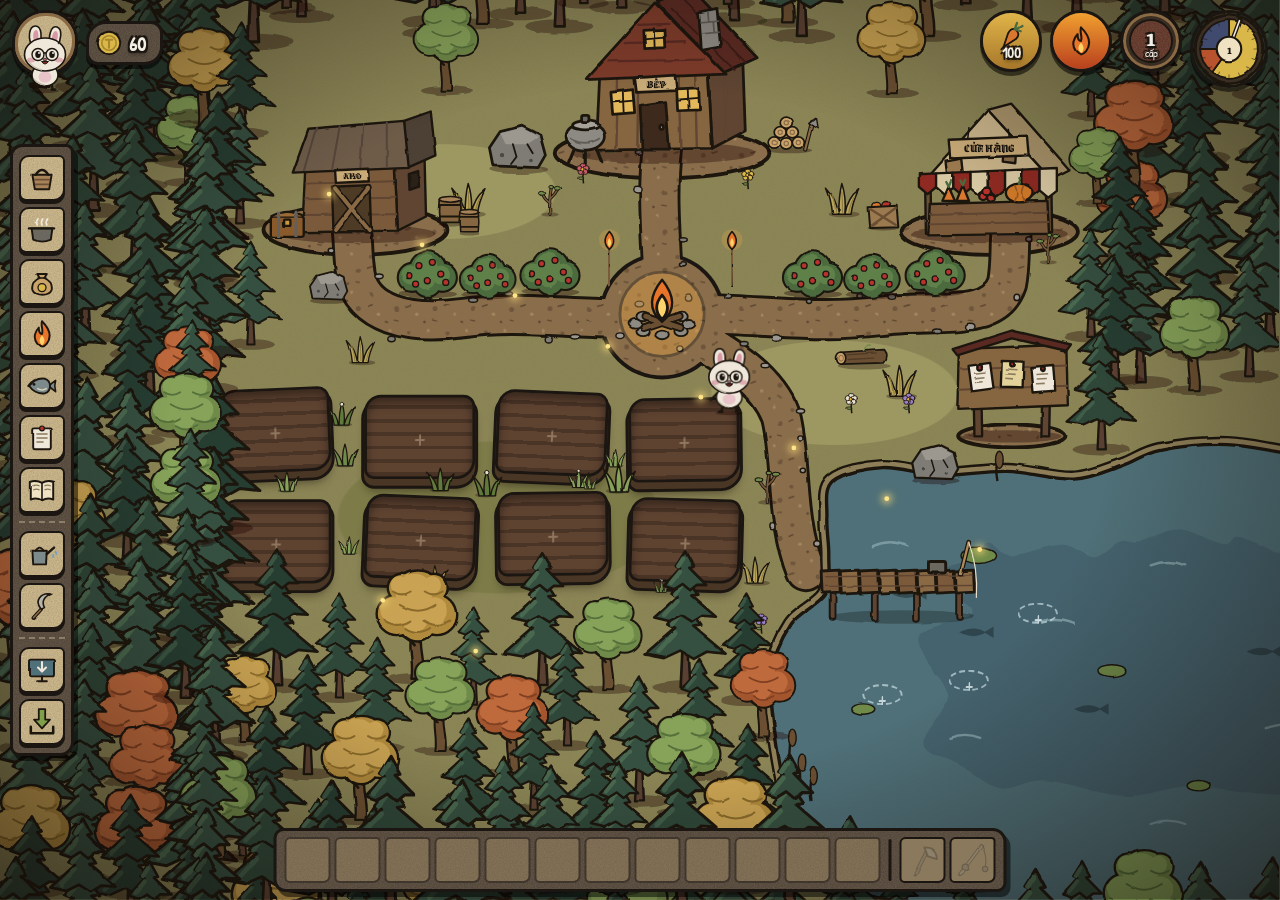
<file: index.html>
<!doctype html>
<html lang="vi">
<head>
  <meta charset="utf-8">
  <meta name="viewport" content="width=device-width, initial-scale=1">
  <title>Vườn Thỏ Hồng</title>
  <!-- cài thành app trên máy (Chrome/Edge) -->
  <link rel="manifest" href="manifest.webmanifest">
  <meta name="theme-color" content="#3b3129">
  <link rel="icon" href="icon.svg" type="image/svg+xml">
  <link rel="apple-touch-icon" href="icon-192.png">
  <link rel="stylesheet" href="style.css">
</head>
<body>
  <!-- Giao diện kiểu Don't Starve: chân dung & tiền góc trái, đồng hồ tròn góc phải,
       cột công cụ dọc bên trái, túi đồ ở đáy -->
  <div class="hud-tl">
    <div class="portrait" id="avatar"></div>
    <div class="coins" title="Tiền"><span class="coin-ico" data-icon="coin"></span><b id="coins">0</b></div>
  </div>
  <div class="hud-tr">
    <div class="meter ill" id="illStat" title="Thỏ đang bệnh — bấm để vào Bếp nấu thuốc" hidden>
      <span class="ico" data-icon="poison"></span><b id="illText"></b></div>
    <div class="meter energy" title="Năng lượng"><span class="fill" id="energyBar"></span>
      <span class="ico" data-icon="energy"></span><b id="energy">100</b></div>
    <div class="meter fire" id="fireStat" title="Lửa trại"><span class="fill" id="fireBar"></span>
      <span class="ico" data-icon="fire"></span></div>
    <div class="meter level" title="Cấp & kinh nghiệm"><span class="disc" id="xpBar"></span>
      <b id="level">1</b><small>cấp</small></div>
    <div class="meter clock" id="clock"></div>
  </div>
  <nav class="tabs">
    <button class="tab" data-go="storage" aria-label="Nhà kho"><span data-icon="storage"></span></button>
    <button class="tab" data-go="kitchen" aria-label="Nhà bếp"><span data-icon="kitchen"></span></button>
    <button class="tab" data-go="shop" aria-label="Cửa hàng"><span data-icon="shop"></span></button>
    <button class="tab" data-go="fire" aria-label="Lửa trại"><span data-icon="fire"></span></button>
    <button class="tab" data-go="pond" aria-label="Câu cá"><span data-icon="pond"></span></button>
    <button class="tab" data-go="orders" aria-label="Bảng đơn hàng"><span data-icon="orders"></span></button>
    <button class="tab" id="bookBtn" aria-label="Sổ những lần ra đi"><span data-icon="book"></span></button>
    <hr>
    <button class="tab" id="waterAll" aria-label="Tưới tất cả"><span data-icon="water"></span></button>
    <button class="tab" id="harvestAll" aria-label="Thu hoạch tất cả"><span data-icon="harvest"></span></button>
    <button class="tab" id="fertAll" aria-label="Bón phân cho các cây đang lớn" hidden>
      <span data-icon="fert"></span><b class="tab-n" id="fertN">0</b></button>
    <button class="tab" id="placeLand" aria-label="Đặt đất đã mua" hidden><span data-icon="land"></span></button>
    <hr>
    <button class="tab" id="installBtn" aria-label="Cài game thành app (có biểu tượng trên máy)"><span data-icon="install"></span></button>
    <button class="tab" id="dlBtn" aria-label="Tải file game .html (chơi không cần mạng)"><span data-icon="download"></span></button>
  </nav>
  <div class="inv" id="inv"></div>
  <div id="speech"></div>
  <div id="feed" aria-live="polite"></div>

  <div class="world-viewport">
    <div class="world" id="world">
      <div id="forest"></div>
      <div class="stage" id="stage">
      <svg class="paths" viewBox="0 0 960 960" aria-hidden="true">
        <!-- sân đất dưới chân các nhà -->
        <ellipse class="pad" cx="150" cy="300" rx="96" ry="26"/>
        <ellipse class="pad" cx="470" cy="220" rx="112" ry="26"/>
        <ellipse class="pad" cx="812" cy="302" rx="92" ry="24"/>
        <ellipse class="pad" cx="835" cy="515" rx="56" ry="12"/>
        <!-- đường mòn uốn lượn: bếp, kho, cửa hàng, cầu câu -->
        <path class="edge" d="M470 390 C474 340 462 280 470 214
          M470 390 C400 398 330 382 262 392 C206 400 156 388 150 346 C147 326 148 312 146 299
          M470 390 C540 382 616 400 696 390 C752 382 816 398 830 356 C834 336 832 318 834 299
          M470 390 C516 420 576 446 594 494 C606 540 598 600 620 656"/>
        <!-- đường người chơi tự lát (game.js vẽ), cùng kiểu với đường mòn nên nối liền vào nhau -->
        <path class="edge" id="roadEdge" d=""/>
        <circle class="plaza-edge" cx="470" cy="390" r="66"/>
        <path class="dirt" d="M470 390 C474 340 462 280 470 214
          M470 390 C400 398 330 382 262 392 C206 400 156 388 150 346 C147 326 148 312 146 299
          M470 390 C540 382 616 400 696 390 C752 382 816 398 830 356 C834 336 832 318 834 299
          M470 390 C516 420 576 446 594 494 C606 540 598 600 620 656"/>
        <path class="dirt" id="roadDirt" d=""/>
        <circle class="plaza" cx="470" cy="390" r="62"/>
      </svg>
      <div id="decor"></div>
      <div id="wild"></div>
      <div id="forage"></div>
      <div id="lotus"></div>

      <button class="building small" id="b-storage" data-open="storage" title="Nhà kho" style="left:60px; top:150px">
        <span class="bsvg"></span></button>
      <button class="building" id="b-kitchen" data-open="kitchen" title="Nhà bếp" style="left:365px; top:40px">
        <span class="bsvg"></span><span class="notif"></span></button>
      <button class="building small" id="b-shop" data-open="shop" title="Cửa hàng" style="left:720px; top:150px">
        <span class="bsvg"></span></button>
      <button class="building fire" id="b-fire" data-open="fire" title="Lửa trại" style="left:425px; top:338px">
        <span class="bsvg"></span><span class="notif"></span></button>
      <button class="building dock" id="b-pond" data-open="pond" title="Cầu câu cá" style="left:630px; top:622px">
        <span class="bsvg"></span><span class="bobber"></span></button>
      <button class="building board" id="b-orders" data-open="orders" title="Bảng đơn hàng" style="left:770px; top:400px">
        <span class="bsvg"></span><span class="notif"></span></button>

      <div class="field">
        <div class="garden-wrap" id="gardenWrap">
          <div class="garden" id="garden"></div>
        </div>
        <div id="weeds"></div>
        <div id="placer"></div>
      </div>
      <div class="bunny" id="bunny"></div>
      </div>
      <div id="forestFront"></div>
      <div class="night" id="night"></div>
      <button class="wolf" id="wolf" aria-label="Sói! Bấm để đánh đuổi" hidden>
        <span class="wolf-body"></span><span class="wolf-eye"></span></button>
    </div>
  </div>

  <div class="modal" id="panel" hidden>
    <div class="modal-box wide">
      <div class="panel-head">
        <h3 id="panelTitle"></h3>
        <button class="close" id="closePanel" aria-label="Đóng">✕</button>
      </div>

      <section class="view" id="view-kitchen">
        <div class="kitchen-top">
          <div class="chef" id="chef"></div>
          <div class="stoves" id="stoves"></div>
        </div>
        <h2>💊 Nấu thuốc</h2>
        <p class="hint">Bị rắn cắn, côn trùng đốt, đau bụng hay ăn phải nấm độc thì phải tự nấu thuốc đúng công thức — sai nguyên liệu hoặc sai cách làm, bệnh sẽ nặng thêm. Bệnh để lâu không chữa, thỏ sẽ chết!</p>
        <div class="ill-status" id="illStatus"></div>
        <div class="cards" id="medBook"></div>
        <div class="custom med" id="medicine"></div>
        <h2>📖 Công thức</h2>
        <div class="cards" id="recipes"></div>
        <h2>🧪 Tự chế biến</h2>
        <p class="hint">Tự chọn 2–5 nguyên liệu bất kỳ (rau, cá, tôm, cả sâu bọ!) và cách nấu. Bỏ côn trùng vào nồi thì món dễ hỏng hơn. Món tự chế có thể bị hỏng mà không biết trước — thỏ ăn phải sẽ đau bụng, phải tự nấu thuốc chữa!</p>
        <div class="custom" id="custom"></div>
      </section>

      <section class="view" id="view-storage">
        <h2>🥕 Nông sản, cá, nấm & côn trùng</h2>
        <div class="cards" id="produceList"></div>
        <h2>🦴 Ủ phân bón</h2>
        <div class="cards" id="fertBox"></div>
        <h2>🍽️ Món đã nấu</h2>
        <div class="cards" id="dishList"></div>
        <h2>🧪 Món tự chế</h2>
        <div class="cards" id="customList"></div>
      </section>

      <section class="view" id="view-fire">
        <p class="hint">Ban ngày lửa được ủ, không hao củi. Từ chạng vạng tới sáng lửa cháy cạn dần —
          đêm mà lửa tắt thì kẻ trộm sẽ lẻn vào lấy mất cây trong ruộng!</p>
        <div class="fire-box">
          <div class="fire-meter"><span class="bar big fire"><span id="fireFuelBar"></span></span>
            <b id="fireFuelText"></b></div>
          <div class="actions" id="fireActions"></div>
        </div>
        <h2>🥕 Đốt nông sản giữ lửa</h2>
        <div class="cards" id="burnList"></div>
      </section>

      <section class="view" id="view-pond">
        <p class="hint">Mắc mồi là sâu, châu chấu, bọ cánh cứng bắt được trên ruộng rồi thả câu. Mỗi loại mồi dụ loại cá khác nhau.
          Cá to giật mạnh có thể làm gãy cần câu!</p>
        <div class="fire-box">
          <div id="fishStatus"></div>
          <div class="actions" id="fishActions"></div>
        </div>
        <h2>🪱 Mồi câu</h2>
        <div class="cards" id="baitList"></div>
        <h2>🐟 Cá trong ao</h2>
        <div class="cards" id="fishInfo"></div>
      </section>

      <section class="view" id="view-orders">
        <p class="hint">Các bạn trong rừng ghé đặt hàng. Giao đủ hàng sẽ được trả nhiều tiền hơn bán ở Kho!
          · Đã giao: <b id="ordersDone">0</b> đơn</p>
        <div class="cards" id="orderList"></div>
      </section>

      <section class="view" id="view-shop">
        <h2>🌰 Hạt giống</h2>
        <div class="cards" id="seedShop"></div>
        <h2>🛠️ Mở rộng</h2>
        <div class="cards" id="upgrades"></div>
        <p class="hint">Thời gian trồng theo số ngày thực tế · trong game 1 ngày = 1,5 giây.
          <button id="resetBtn" class="link">Chơi lại từ đầu</button></p>
      </section>
    </div>
  </div>

  <div class="modal" id="seedModal" hidden>
    <div class="modal-box">
      <h3>Chọn hạt giống để gieo</h3>
      <div class="cards" id="seedPick"></div>
      <button class="btn ghost" id="closeModal">Đóng</button>
    </div>
  </div>

  <div class="modal" id="deathModal" hidden>
    <div class="modal-box death">
      <h3>💀 Thỏ đã chết…</h3>
      <p id="deathReason"></p>
      <p class="hint">Vườn tược bỏ hoang hết rồi. Lần ra đi này đã được ghi vào 📖 Sổ.
        Hãy bắt đầu lại và nhớ nấu thuốc chữa bệnh kịp thời nhé.</p>
      <button class="btn ghost" id="deathBook">📖 Xem sổ</button>
      <button class="btn" id="reviveBtn">🌱 Chơi lại từ đầu</button>
    </div>
  </div>

  <div class="modal" id="installHelp" hidden>
    <div class="modal-box">
      <h3>🖥️ Cài game thành app</h3>
      <p>Cài xong sẽ có biểu tượng <b>Vườn Thỏ Hồng</b> trên màn hình nền &amp; menu Start, mở như phần mềm, mất mạng vẫn chơi được.</p>
      <ol class="install-steps">
        <li><b>Chrome / Cốc Cốc:</b> bấm biểu tượng <b>cài đặt ⊕</b> (màn hình có mũi tên) ở cuối thanh địa chỉ —
          hoặc menu <b>⋮</b> → <b>Truyền, lưu và chia sẻ</b> → <b>Cài đặt trang dưới dạng ứng dụng</b>.</li>
        <li><b>Edge:</b> menu <b>⋯</b> → <b>Ứng dụng</b> → <b>Cài đặt trang web này dưới dạng ứng dụng</b>.</li>
        <li>Bấm <b>Cài đặt</b>. Muốn ghim xuống thanh tác vụ: chuột phải vào biểu tượng app → <b>Ghim vào thanh tác vụ</b>.</li>
      </ol>
      <p class="hint">Không thấy mục cài? Bấm <b>Ctrl + F5</b> để tải lại trang rồi thử lại. Nếu đã cài rồi thì mở app từ menu Start.</p>
      <button class="btn ghost" id="closeInstall">Đóng</button>
    </div>
  </div>

  <div class="modal" id="bookModal" hidden>
    <div class="book">
      <button class="close" id="closeBook" aria-label="Đóng sổ">✕</button>
      <div class="book-page left" id="bookLeft"></div>
      <div class="book-page right" id="bookRight"></div>
      <div class="book-nav">
        <button class="btn sm ghost" id="bookPrev">◀ Trang trước</button>
        <span id="bookNo"></span>
        <button class="btn sm ghost" id="bookNext">Trang sau ▶</button>
      </div>
    </div>
  </div>

  <div class="toasts" id="toasts"></div>

  <script src="data.js"></script>
  <script src="scene.js"></script>
  <script src="crops.js"></script>
  <script src="game.js"></script>
</body>
</html>
</file>
<file: style.css>
/* Phong cách Don't Starve: giấy da cũ, nét mực đen run tay, màu đất trầm, viền tối quanh màn hình */
@import url('https://fonts.googleapis.com/css2?family=Grenze+Gotisch:wght@600;800&family=Patrick+Hand&display=swap');

:root {
  --ink: #1b1611;
  --paper: #e6d7b3;
  --paper-2: #d6c294;
  --paper-3: #c4ab78;
  --wood: #6b4f33;
  --wood-2: #86663f;
  --red: #8e2a24;
  --red-2: #a8382f;
  --gold: #c99a3a;
  --green: #5e7a3a;
  --text: #2b2118;
  --muted: #6e5a40;
  --tilt: 0deg;
  --grain: url("data:image/svg+xml;utf8,<svg xmlns='http://www.w3.org/2000/svg' width='180' height='180'><filter id='n'><feTurbulence type='fractalNoise' baseFrequency='.8' numOctaves='3' stitchTiles='stitch'/><feColorMatrix values='0 0 0 0 .25  0 0 0 0 .18  0 0 0 0 .1  0 0 0 .5 0'/></filter><rect width='100%' height='100%' filter='url(%23n)'/></svg>");
  --rough: 14px 6px 16px 8px / 8px 14px 6px 16px;
}

* { box-sizing: border-box; }
body {
  margin: 0; min-height: 100vh; overflow: hidden;
  font-family: "Patrick Hand", "Segoe Print", "Comic Sans MS", cursive;
  font-size: 17px;
  color: var(--text);
  background: var(--grain), radial-gradient(ellipse at 50% 30%, #3b3129, #17120e 75%) fixed;
}
button { font: inherit; cursor: pointer; }
button:disabled { cursor: not-allowed; opacity: .45; filter: grayscale(.6); }
h1, h2, h3 { font-family: "Grenze Gotisch", Georgia, serif; font-weight: 800; letter-spacing: .3px; }
h2 { font-size: 1.35rem; margin: 22px 0 10px; color: var(--red); }
.hint { color: var(--muted); font-size: .95rem; }

/* ---------- Giao diện kiểu Don't Starve ---------- */
/* chữ trắng viền mực đậm, dùng cho số trên đồng hồ, lời thoại, chú thích */
:root {
  --outline: -2px -2px 0 var(--ink), 2px -2px 0 var(--ink), -2px 2px 0 var(--ink), 2px 2px 0 var(--ink), 0 3px 4px rgba(0,0,0,.6);
}
[data-icon] svg { display: block; width: 100%; height: 100%; overflow: visible; filter: url(#sketch); }

/* góc trái: chân dung thỏ & túi tiền */
.hud-tl { position: fixed; top: 10px; left: 12px; z-index: 50; display: flex; align-items: center; gap: 8px; }
.portrait {
  position: relative; flex: none; width: 66px; height: 66px; display: grid; place-items: center;
  background: var(--grain), var(--paper-2); border: 3px solid var(--ink); border-radius: 50% 46% 52% 47%;
  box-shadow: 0 4px 0 rgba(0,0,0,.55), inset 0 0 0 3px #8a6a45;
}
.portrait svg { margin-top: 10px; }
.coins {
  display: flex; align-items: center; gap: 4px; padding: 3px 14px 3px 4px; font-size: 1.25rem; font-weight: 700;
  color: #f4efe4; text-shadow: var(--outline);
  background: var(--grain), #4a4038; border: 3px solid var(--ink); border-radius: 20px 12px 18px 12px;
  box-shadow: 0 4px 0 rgba(0,0,0,.55);
}
.coins .coin-ico { width: 32px; height: 32px; }

/* góc phải: các đồng hồ tròn (năng lượng, lửa, cấp, ngày đêm) */
.hud-tr { position: fixed; top: 10px; right: 12px; z-index: 50; display: flex; gap: 8px; align-items: flex-start; }
.meter {
  position: relative; flex: none; width: 62px; height: 62px; overflow: hidden; display: grid; place-items: center;
  color: #f4efe4; background: var(--grain), #3a2e22;
  border: 3px solid var(--ink); border-radius: 50%;
  box-shadow: 0 4px 0 rgba(0,0,0,.55), inset 0 0 0 3px #8a6a45;
}
.meter[hidden] { display: none; }
.meter .fill { position: absolute; left: 0; right: 0; bottom: 0; height: 100%; transition: height .4s; }
.meter.energy .fill { background: linear-gradient(#e0b44a, #a8782a); }
.meter.fire .fill { background: linear-gradient(#f0a030, #b8401e); }
.meter .ico { position: relative; width: 30px; height: 30px; margin-top: -12px; }
.meter b { position: absolute; left: 0; right: 0; bottom: 6px; text-align: center; font-size: .95rem; text-shadow: var(--outline); }
.meter.fire .ico { margin-top: 0; width: 34px; height: 34px; }
.meter.warn { animation: alarm-m 1s ease-in-out infinite; }
@keyframes alarm-m { 50% { box-shadow: 0 4px 0 rgba(0,0,0,.55), inset 0 0 0 3px #8a6a45, 0 0 0 5px rgba(184,51,46,.8); } }
/* cấp: vòng ngoài vàng dần theo kinh nghiệm (--p do game.js đặt) */
.meter.level { background: conic-gradient(var(--gold) calc(var(--p, 0) * 1%), #3a2e22 0); }
.meter.level .disc { position: absolute; inset: 6px; border-radius: 50%; background: var(--grain), #5a2a22; border: 2px solid var(--ink); }
.meter.level b { position: relative; bottom: auto; font-family: "Grenze Gotisch", serif; font-size: 1.6rem; line-height: 1; margin-top: -6px; }
.meter.level small { position: absolute; bottom: 9px; font-size: .7rem; text-shadow: var(--outline); }
.meter.ill { background: var(--grain), #3f5a2a; cursor: pointer; animation: alarm-m 1s ease-in-out infinite; }
.meter.clock { width: 78px; height: 78px; background: none; box-shadow: 0 4px 0 rgba(0,0,0,.55); }
.meter.clock svg { width: 100%; height: 100%; display: block; }

/* cột công cụ dọc bên trái (giống bảng chế tạo của Don't Starve) */
.tabs {
  position: fixed; left: 10px; top: 50%; transform: translateY(-50%); z-index: 50;
  display: flex; flex-direction: column; gap: 6px; padding: 8px 6px;
  background: var(--grain), #4a4038; border: 3px solid var(--ink); border-radius: 12px 8px 14px 9px;
  box-shadow: 4px 5px 0 rgba(0,0,0,.5);
}
.tabs hr { width: 100%; border: none; border-top: 2px dashed rgba(230,215,179,.35); margin: 2px 0; }
.tab {
  position: relative; width: 46px; height: 46px; padding: 5px; display: grid; place-items: center;
  background: var(--grain), var(--paper-2); border: 2.5px solid var(--ink); border-radius: 10px 6px 11px 7px;
  box-shadow: 0 3px 0 var(--ink); transition: transform .1s, filter .1s;
}
.tab[hidden] { display: none; }
.tab > span { width: 100%; height: 100%; }
.tab:hover { filter: brightness(1.1); transform: translateX(3px); }
.tab:active { transform: translate(3px, 2px); box-shadow: 0 1px 0 var(--ink); }
.tab:hover::after {
  content: attr(aria-label); position: absolute; left: 58px; top: 50%; transform: translateY(-50%);
  white-space: nowrap; font-size: 1.1rem; font-weight: 700; color: #f4efe4; text-shadow: var(--outline); pointer-events: none;
}
.tab-n {
  position: absolute; right: -7px; bottom: -7px; min-width: 20px; padding: 0 4px; font-size: .8rem; color: var(--paper);
  background: var(--red); border: 2px solid var(--ink); border-radius: 10px;
}

/* túi đồ ở đáy màn hình */
.inv {
  position: fixed; left: 50%; bottom: 8px; transform: translateX(-50%); z-index: 50;
  display: flex; gap: 4px; padding: 6px 8px; max-width: calc(100% - 90px); overflow-x: auto; scrollbar-width: none;
  background: var(--grain), #4a4038; border: 3px solid var(--ink); border-radius: 10px 14px 9px 12px;
  box-shadow: 4px 5px 0 rgba(0,0,0,.5);
}
.inv-slot {
  position: relative; flex: none; width: 46px; height: 46px; padding: 3px; display: grid; place-items: center;
  background: var(--grain), #c4ab78; border: 2.5px solid var(--ink); border-radius: 6px 4px 7px 5px;
}
.inv-slot.empty { opacity: .4; }
.inv-slot .cico, .inv-slot > span { width: 36px; height: 36px; }
.inv-slot svg { width: 100%; height: 100%; filter: url(#sketch); }
.inv-slot b { position: absolute; right: 3px; bottom: 0; font-size: .9rem; color: #f4efe4; text-shadow: var(--outline); }
.inv-slot.equip { background: var(--grain), #8a7a5e; }
.inv-slot.equip.off > span { opacity: .25; filter: grayscale(1); }
.inv .sep { flex: none; width: 3px; margin: 2px 4px; background: var(--ink); border-radius: 2px; }

/* lời thoại hiện trên đầu thỏ */
#speech {
  position: fixed; z-index: 45; width: min(380px, 80vw); pointer-events: none;
  display: flex; flex-direction: column; align-items: center; gap: 2px;
  transform: translate(-50%, calc(-100% - 4px));
}

/* sói đêm: nằm trên lớp bóng tối, thân tự tối đi (--dim do game.js đặt) trừ khi đứng trong vùng sáng;
   mắt luôn phát sáng nên nhìn thấy trong đêm */
.wolf {
  position: absolute; z-index: 960; width: 74px; height: 120px; padding: 0; border: none; background: none;
  cursor: pointer; transform: translate(-50%, -100%);
}
.wolf[hidden] { display: none; }
.wolf-body { display: block; width: 100%; height: 100%; }
.wolf-body svg { display: block; width: 100%; height: 100%; overflow: visible; filter: url(#sketch) brightness(var(--dim, 1)); }
.wolf.left .wolf-body svg { transform: scaleX(-1); }
.wolf.walk .wolf-body { animation: trot .3s ease-in-out infinite alternate; }
@keyframes trot { to { translate: 0 -3px; } }
/* mắt phát sáng: chỉ hiện khi trời tối (--glow do game.js đặt theo độ tối) */
.wolf-eye {
  position: absolute; left: 72%; top: 20.5%; width: 5px; height: 4px; border-radius: 50%;
  background: #ffe14a; box-shadow: 0 0 6px 3px rgba(255,220,80,.85); opacity: var(--glow, 0);
}
.wolf.left .wolf-eye { left: 22%; }
.wolf.hurt .wolf-body { animation: hurt .35s ease; }
@keyframes hurt { 25% { translate: -5px 0; filter: brightness(1.6) sepia(1) hue-rotate(-30deg) saturate(4); } 75% { translate: 5px 0; } }

/* đêm tối: chỉ sáng quanh lửa trại, đuốc, cửa sổ bếp & quanh thỏ (vị trí đèn do game.js đặt) */
.night {
  position: absolute; inset: 0; z-index: 900; pointer-events: none; opacity: 0;
  background: #060816; transition: opacity 1.2s;
  -webkit-mask-composite: source-in; mask-composite: intersect;
}

.bar {
  display: inline-block; height: 10px; overflow: hidden;
  background: #3a2e22; border: 2px solid var(--ink); border-radius: 3px 6px 3px 6px;
}
.bar > span { display: block; height: 100%; width: 0; background: var(--red-2); transition: width .3s; }
.bar.energy > span { background: var(--gold); }
.bar.fire > span { background: linear-gradient(90deg, #c94a1e, #f0a030); }
.bar.big { width: 100%; height: 18px; }
.fire-box {
  display: flex; flex-direction: column; gap: 10px; padding: 14px; margin-top: 10px;
  background: var(--grain), #4a4038; color: var(--paper);
  border: 3px solid var(--ink); border-radius: var(--rough);
}
.fire-meter { display: flex; flex-direction: column; gap: 6px; font-size: 1.05rem; }
.fire-box .actions { display: flex; gap: 10px; align-items: center; flex-wrap: wrap; }

/* ---------- Nút bấm ---------- */
.btn {
  color: var(--paper); font-size: 1.05rem;
  padding: 5px 16px;
  background: var(--grain), var(--red);
  border: 2.5px solid var(--ink); border-radius: 6px 11px 7px 10px;
  box-shadow: 0 4px 0 var(--ink);
  transition: transform .08s, box-shadow .08s, filter .15s;
}
.btn:hover:not(:disabled) { filter: brightness(1.12); }
.btn:active:not(:disabled) { transform: translateY(3px); box-shadow: 0 1px 0 var(--ink); }
.btn.ghost { color: var(--text); background: var(--grain), var(--paper-2); }
.btn.sm { padding: 3px 12px; font-size: .98rem; }
.link { border: none; background: none; color: var(--red); text-decoration: underline; padding: 0; }

/* ---------- Bản đồ ---------- */
/* bản đồ phủ kín màn hình; kích thước & tỉ lệ phóng do layoutWorld() trong game.js đặt */
.world-viewport { position: fixed; inset: 0; overflow: hidden; z-index: 0; }
.world {
  position: absolute; left: 0; top: 0; width: 960px; height: 960px;
  transform-origin: 0 0; overflow: hidden; isolation: isolate;
  background: var(--grain), #8b8954;
}
/* Thứ tự tầng trên bản đồ (khung .stage không tạo lớp riêng nên mọi thứ xếp chung một hệ):
   3 mặt đất (đường, ao, đất trồng) < 4 rừng mở rộng < 5…~150 cây/nhà/đồ vật/thỏ xếp theo chân (footZ)
   < 700 lá rơi, đom đóm < 800 cây rừng che thỏ < 900 màn đêm < 950 viền tối < 960 sói */
#forest { position: absolute; inset: 0; z-index: 4; pointer-events: none; }
/* rừng mở rộng đã vẽ sẵn thành ảnh */
.forest-img { position: absolute; left: 0; top: 0; display: block; pointer-events: none; user-select: none; }
/* cây rừng đứng trước thỏ (gần người xem hơn): vẽ đè lên thỏ khi thỏ đi trong rừng */
#forestFront { position: absolute; inset: 0; z-index: 800; pointer-events: none; }
.stage {
  position: absolute; width: 960px; height: 960px;
  /* các mảng cỏ đậm nhạt */
  background:
    radial-gradient(ellipse 170px 80px at 300px 600px, #7d7b48 98%, transparent 100%),
    radial-gradient(ellipse 150px 60px at 720px 820px, #7d7b48 98%, transparent 100%),
    radial-gradient(ellipse 130px 55px at 650px 470px, #9d9862 98%, transparent 100%),
    radial-gradient(ellipse 120px 50px at 240px 260px, #9d9862 98%, transparent 100%);
}
/* viền tối quanh mép như ánh sáng chạng vạng */
.world::after {
  content: ''; position: absolute; inset: 0; z-index: 950; pointer-events: none;
  background: radial-gradient(ellipse at 50% 48%, transparent 52%, rgba(20,12,6,.6) 100%);
}
.paths { position: absolute; left: 0; top: 0; width: 960px; height: 960px; z-index: 3; pointer-events: none; overflow: visible; }
.paths path { fill: none; stroke-linecap: round; stroke-linejoin: round; filter: url(#sketch); }
.paths .edge { stroke: var(--ink); stroke-width: 44; }
.paths .dirt { stroke: url(#gDirt); stroke-width: 38; }
.paths .plaza-edge { fill: var(--ink); }
.paths .plaza { fill: url(#gDirt); }
.paths .pad { fill: url(#gDirt); stroke: var(--ink); stroke-width: 4; filter: url(#sketch); }
.paths .pebbles { filter: url(#sketch); }
/* bóng cá lượn chậm dưới mặt ao */
.fishshadow { animation: swim 16s ease-in-out infinite; }
.fishshadow.b { animation-duration: 21s; animation-direction: reverse; }
@keyframes swim { 0%, 100% { transform: translate(0, 0); } 33% { transform: translate(26px, 6px); } 66% { transform: translate(-14px, 12px); } }

.decor { position: absolute; pointer-events: none; }
.decor svg { width: 100%; height: auto; display: block; overflow: visible; filter: url(#sketch); }
.decor svg.pre-sketched { filter: none; }   /* ao, đuốc: nét run gắn bên trong, phần chuyển động để ngoài */

.building {
  position: absolute; width: 210px; height: 191px; padding: 0; border: none; background: none;
  z-index: 10; cursor: pointer; transition: transform .2s, filter .2s;
}
.building.small { width: 180px; height: 164px; }
.building:hover { transform: translateY(-5px) rotate(-1deg); filter: brightness(1.12); }
.building:active { transform: translateY(-1px); }
.building .bsvg, .building svg { display: block; width: 100%; height: 100%; overflow: visible; }
.building svg { filter: none; }   /* nét run đã gắn bên trong hình (sketchStatic) */
/* nét mực đậm cho các khối của ngôi nhà */
.bsvg svg :is(polygon, rect, circle, ellipse, path):not([stroke]):not(.sh):not(.smoke *) {
  stroke: var(--ink); stroke-width: 3; stroke-linejoin: round;
}
.notif {
  display: none; position: absolute; top: 0; right: 22px; width: 40px; height: 40px;
  place-items: center; font-size: 1.15rem;
  background: var(--grain), var(--paper); border: 3px solid var(--ink); border-radius: 50% 45% 50% 42%;
  box-shadow: 0 4px 0 var(--ink);
}
.notif::before { content: '🍲'; }
#b-fire .notif { top: -18px; right: -14px; width: 34px; height: 34px; font-size: 1rem; }
#b-fire .notif::before { content: '🪵'; }

.building.board { width: 130px; height: 122px; }
/* cầu câu cá: lúc đang câu thì phao nhấp nhô dưới nước ở cuối cầu */
.building.dock { width: 170px; height: 90px; }
.building.dock:hover { transform: translateY(-2px); }
.dock .bobber {
  display: none; position: absolute; right: -10px; top: 60px; width: 12px; height: 12px; border-radius: 50%;
  background: linear-gradient(#c94a3a 50%, #efe8da 50%); border: 2px solid var(--ink);
}
.dock.fishing .bobber { display: block; animation: bob 1.1s ease-in-out infinite; }
@keyframes bob { 50% { translate: 0 4px; } }
#b-orders .notif { top: -14px; right: 6px; }
#b-orders .notif::before { content: '❗'; }
.card.order.ready { border-color: var(--green); box-shadow: 4px 5px 0 rgba(0,0,0,.35), 0 0 0 3px rgba(94,122,58,.5); }
.card.order.waiting { opacity: .65; }

/* bệnh & thuốc */
.ill-status { display: flex; flex-wrap: wrap; gap: 8px; margin: 4px 0 12px; }
.ill {
  padding: 2px 12px; color: var(--paper);
  background: var(--grain), var(--red); border: 2px solid var(--ink); border-radius: 10px 4px 10px 4px;
}
.custom.med { margin-top: 14px; }
#deathModal { z-index: 130; }
#installHelp { z-index: 140; }
.install-steps { padding-left: 20px; line-height: 1.5; }
.install-steps li { margin-bottom: 6px; }
.modal-box.death .btn.ghost { margin-right: 8px; }

/* ---------- Sổ những lần ra đi: cuốn sổ bìa da mở 2 trang ---------- */
#bookModal { z-index: 140; }
.book {
  position: relative; width: min(860px, 100%); max-height: 90vh; overflow: auto;
  display: grid; grid-template-columns: 1fr 1fr; padding: 18px 18px 12px;
  background: var(--grain), #5a2a22; border: 4px solid var(--ink); border-radius: 12px 16px 14px 18px;
  box-shadow: 8px 10px 0 rgba(0,0,0,.6); animation: pop .25s ease;
}
.book-page {
  min-height: 440px; padding: 20px 26px; color: var(--text);
  background: var(--grain), #efe2c2; border: 2px solid var(--ink);
}
.book-page.left { border-radius: 10px 0 0 10px; box-shadow: inset -22px 0 24px -14px rgba(60,40,20,.6); }
.book-page.right { border-radius: 0 10px 10px 0; border-left: none; box-shadow: inset 22px 0 24px -14px rgba(60,40,20,.6); }
.book-page h3 { margin: 0 0 10px; font-size: 1.6rem; color: var(--red); }
.book-page h4 { margin: 6px 0 2px; font-family: "Grenze Gotisch", serif; font-size: 1.25rem; color: var(--red); }
.book-page ul { padding-left: 18px; margin: 8px 0; line-height: 1.6; }
.book-stats { font-size: 1.1rem; }
.book-blank { text-align: center; margin-top: 40%; }
.entry .no { font-family: "Grenze Gotisch", serif; font-weight: 800; color: var(--muted); }
.entry .art { margin: 4px auto; max-width: 280px; }
.entry .art svg { display: block; width: 100%; height: auto; filter: url(#sketch); }
.entry .why { margin: 2px 0; font-style: italic; color: var(--muted); }
.book-nav { grid-column: 1 / -1; display: flex; justify-content: space-between; align-items: center; margin-top: 12px; color: var(--paper); }
.book .close { position: absolute; top: 6px; right: 6px; z-index: 2; }
@media (max-width: 700px) {
  .book { grid-template-columns: 1fr; }
  .book-page.left, .book-page.right { min-height: 0; border-radius: 10px; border-left: 2px solid var(--ink); box-shadow: none; }
}
.modal-box.death { text-align: center; }
.modal-box.death h3 { font-size: 2rem; }

/* cây trên bản đồ: bấm vào thân/tán để chặt (bóng dưới gốc không nhận bấm) */
.decor[data-tree] svg * { pointer-events: visiblePainted; cursor: pointer; }
.decor[data-tree] svg > ellipse:first-child,
.decor[data-tree] svg > g > ellipse:first-child { pointer-events: none; }
.decor[data-tree]:hover svg { filter: url(#sketch) brightness(1.15); }
.decor.chop svg { animation: chop .3s ease; transform-origin: 50% 95%; }
@keyframes chop { 25% { rotate: -7deg; } 75% { rotate: 4deg; } }

/* cụm nấm dại hái được */
#wild { position: absolute; left: 0; top: 0; }
.wild { position: absolute; width: 30px; padding: 0; border: none; background: none; cursor: pointer; }
.wild svg { display: block; width: 100%; height: auto; overflow: visible; filter: url(#sketch); }
.wild:hover svg { filter: url(#sketch) brightness(1.2); }

/* chế độ đặt đất: các ô lưới còn trống sáng lên */
.slot {
  position: absolute; padding: 0; pointer-events: auto;
  color: var(--paper); font-size: 1.8rem; line-height: 1;
  background: rgba(143,174,74,.3);
  border: 3px dashed rgba(230,215,179,.9); border-radius: 18px 12px 20px 10px;
  animation: glow 1.4s ease-in-out infinite;
}
.slot:hover { background: rgba(143,174,74,.6); }

/* lửa trại: kích thước ngọn lửa theo lượng củi (--f từ 0 đến 1) */
.building.fire { width: 90px; height: 80px; --f: 1; }
.flamewrap { transform-box: fill-box; transform-origin: 50% 100%; scale: calc(.35 + .65 * var(--f)); transition: scale .6s; }
.building.fire .fireglow { opacity: calc(.08 + .25 * var(--f)); animation: none; }
.building.fire .ash { display: none; }
.building.fire.out .flamewrap, .building.fire.out .fireglow { display: none; }
.building.fire.out .ash { display: inline; }
.building.notify .notif { display: grid; animation: bounce .8s ease-in-out infinite; }
.smoke circle { fill: #6b6660; opacity: 0; animation: smoke 3.4s linear infinite; transform-box: fill-box; transform-origin: center; }
.smoke circle:nth-child(2) { animation-delay: 1.1s; }
.smoke circle:nth-child(3) { animation-delay: 2.2s; }
@keyframes smoke { 0% { opacity: 0; translate: 0 0; scale: .5; } 20% { opacity: .75; } 100% { opacity: 0; translate: 12px -36px; scale: 1.8; } }

.flame { transform-box: fill-box; transform-origin: 50% 100%; animation: flicker .35s ease-in-out infinite alternate; }
@keyframes flicker { from { scale: 1 1; rotate: -3deg; } to { scale: .92 1.08; rotate: 3deg; } }
.fireglow { opacity: .22; animation: glowp 1.6s ease-in-out infinite; }
@keyframes glowp { 50% { opacity: .34; } }
.leaf {
  position: absolute; top: -20px; width: 11px; height: 8px; z-index: 700; pointer-events: none;
  background: #b08a3c; border: 1.5px solid var(--ink); border-radius: 80% 0 80% 0;
  animation: fall 12s linear infinite;
}
@keyframes fall {
  0% { translate: 0 0; rotate: 0deg; opacity: 0; }
  10% { opacity: 1; }
  50% { translate: 70px 440px; rotate: 220deg; }
  100% { translate: -20px 900px; rotate: 440deg; opacity: 0; }
}
.firefly {
  position: absolute; width: 5px; height: 5px; border-radius: 50%; z-index: 710; pointer-events: none;
  background: #ffe58a; box-shadow: 0 0 8px 3px rgba(255,220,120,.7);
  animation: firefly 6s ease-in-out infinite;
}
@keyframes firefly {
  0%, 100% { translate: 0 0; opacity: .2; }
  25% { translate: 18px -14px; opacity: 1; }
  50% { translate: 30px 6px; opacity: .3; }
  75% { translate: 8px 16px; opacity: .9; }
}

/* ---------- Luống trồng (đất xới, đặt theo lưới trên bản đồ) ---------- */
/* lớp phủ cả bản đồ, nằm sát mặt đất (trên đường đi, dưới cây cối & nhà) */
.field { position: absolute; left: 0; top: 0; width: 960px; height: 960px; z-index: 3; pointer-events: none; }
.garden-wrap, .garden, #weeds, #placer { position: absolute; inset: 0; }
/* mỗi ô = 1 mảnh đất xới, không rào; vị trí do cellRect() trong game.js đặt */
.plot {
  --frame: inset 0 6px 10px rgba(0,0,0,.4);
  position: absolute; width: 116px; height: 88px; pointer-events: auto;
  border: 3px solid var(--ink); border-radius: 18px 12px 20px 10px;
  background: repeating-linear-gradient(0deg, #4a3426 0 4px, transparent 4px 14px), #5f4331;
  box-shadow: var(--frame), 0 7px 0 #4a3624, 0 7px 0 3px var(--ink), 0 14px 10px -2px rgba(20,12,6,.45);
  display: flex; align-items: center; justify-content: center;
  user-select: none; cursor: pointer;
  transform-style: preserve-3d; transition: transform .15s, box-shadow .15s;
}
.plot:hover { transform: translateY(-4px); box-shadow: var(--frame), 0 11px 0 #4a3624, 0 11px 0 3px var(--ink), 0 18px 12px -2px rgba(20,12,6,.45); }
.plot:active { transform: translateY(2px); }
/* sắp chết khô: đất nhạt màu nứt nẻ, cây ủ rũ */
.plot.thirsty { background: repeating-linear-gradient(0deg, #8a6a4a 0 4px, transparent 4px 14px), #a08058; }
.plot.thirsty .plant svg { filter: saturate(.55) brightness(.95); rotate: 4deg; transform-origin: 50% 90%; }
.plot.thirsty .badge { animation: bounce .8s ease-in-out infinite; }
/* chết khô: cây nâu héo gục xuống */
.plot.dead { background: repeating-linear-gradient(0deg, #8a6a4a 0 4px, transparent 4px 14px), #9a7a52; }
.plot.dead .plant svg { filter: sepia(1) saturate(.5) brightness(.7); rotate: 12deg; transform-origin: 50% 90%; }
/* đột biến: cây đổi màu lạ, phát sáng nhấp nháy */
.plot.mutant .plant svg { filter: hue-rotate(150deg) saturate(1.8) drop-shadow(0 0 5px #c8f070); animation: glowp 1.4s ease-in-out infinite; }
.cico.mutant svg { filter: hue-rotate(150deg) saturate(1.8) drop-shadow(0 0 3px #c8f070); }
.inv-slot .cico.mutant svg { filter: url(#sketch) hue-rotate(150deg) saturate(1.8) drop-shadow(0 0 3px #c8f070); }

/* thỏ ăn phải đồ đột biến (--hue do game.js đặt) */
.bunny { transition: left .45s ease, top .45s ease, scale .6s ease; transform-origin: 50% 100%; }
.bunny.morph-big { scale: 1.7; }
.bunny.morph-small { scale: .5; }
.morph-color svg { filter: sepia(1) saturate(4) hue-rotate(var(--hue, 0deg)); }
.morph-ghost svg { opacity: .4; }
.morph-flip > svg { rotate: 180deg; }

/* đã bón phân: lấm tấm hạt phân trắng trên mặt đất & mầm lá nhỏ ở góc */
.plot.fert::after {
  content: ''; position: absolute; inset: 6px; border-radius: 12px; pointer-events: none;
  background: radial-gradient(circle, rgba(230,220,190,.5) 1.5px, transparent 2px) 0 0 / 14px 11px;
}
.plot.fert::before { content: '🌿'; position: absolute; left: 4px; top: 2px; font-size: .85rem; pointer-events: none; }
.plot.wet { background: repeating-linear-gradient(0deg, #2c1f16 0 4px, transparent 4px 14px), #3b2a1e; }
.plot .plant {
  width: 100%; height: 125%; display: grid; place-items: center;
  transform: translateY(-24%); transform-origin: 50% 100%;
}
.plot .plant svg { width: 100%; height: 100%; overflow: visible; will-change: transform; }
/* hiệu ứng mỗi lần cây lên giai đoạn mới */
.plot .plant.grow svg { animation: grow .55s cubic-bezier(.3,1.6,.5,1); transform-origin: 50% 90%; }
@keyframes grow { 0% { scale: .4 .2; } 60% { scale: 1.1 1.15; } 100% { scale: 1 1; } }
.plot.ripe .plant svg { animation: sway 1.6s ease-in-out infinite; transform-origin: 50% 90%; }
@keyframes sway { 0%,100% { rotate: -3deg; } 50% { rotate: 3deg; } }
.cico { display: inline-block; width: 1.5em; height: 1.5em; vertical-align: middle; }
.cico svg { width: 100%; height: 100%; overflow: visible; }
.card .title .ico .cico { width: 40px; height: 40px; }
.plot.ripe::after {
  content: ''; position: absolute; inset: -5px; border-radius: 12px; pointer-events: none;
  border: 3px dashed var(--gold);
}
.plot .badge {
  position: absolute; top: 3px; right: 5px; font-size: .9rem;
  transform: rotateX(calc(var(--tilt) * -1)); transform-origin: 50% 100%;
}
.plot .pbar {
  position: absolute; left: 14%; right: 14%; bottom: 12px; height: 7px;
  background: #1f1610; border: 1.5px solid var(--ink); border-radius: 3px; overflow: hidden;
}
.plot .pbar span { display: block; height: 100%; background: #8fae4a; }
/* sâu bám trên cây */
.plot .bug {
  display: none; position: absolute; left: 30%; top: 18%; width: 48%; z-index: 3; pointer-events: none;
  transform: rotateX(calc(var(--tilt) * -1)); transform-origin: 50% 100%;
}
.plot .bug svg { width: 100%; height: auto; overflow: visible; will-change: transform; animation: crawl 1.4s ease-in-out infinite alternate; }
@keyframes crawl { from { translate: -14% 0; scale: 1 1; } 50% { scale: 1.12 .9; } to { translate: 14% -6%; scale: 1 1; } }
.plot.has-bug .bug { display: block; }
.plot.has-bug { border-color: #b8332e; animation: alarm 1s ease-in-out infinite; }
@keyframes alarm { 50% { box-shadow: var(--frame), 0 7px 0 #4a3624, 0 7px 0 3px var(--ink), 0 0 0 6px rgba(184,51,46,.7); } }
.plot.has-bug .plant svg { filter: saturate(.6) brightness(.85); }
/* bị trộm: ô đất lóe tối */
.plot.stolen { animation: stolen 1.2s ease-out; }
@keyframes stolen { 0% { filter: brightness(.3); } 100% { filter: none; } }

/* cỏ dại mọc ở khe giữa các mảnh đất */
.weed { position: absolute; pointer-events: none; }
.weed svg { display: block; width: 100%; height: auto; overflow: visible; filter: url(#sketch); }

.plot .plant.empty { color: rgba(230,215,179,.35); font-size: 1.6rem; transform: rotateX(calc(var(--tilt) * -1)); }
@keyframes bounce { 0%,100% { translate: 0 0; } 50% { translate: 0 -5px; } }

/* ---------- Thỏ ---------- */
.bunny {
  position: absolute; width: 62px; height: 74px; left: 540px; top: 420px;
  transform: translate(-50%, 0);
  transition: left .45s ease, top .45s ease;
  pointer-events: none; z-index: 80;
}
.bunny.flip svg { transform: scaleX(-1); }
/* đuốc trong tay thỏ, chỉ hiện khi trời tối */
.hand-torch { display: none; position: absolute; right: -16px; top: 4px; width: 22px; height: 60px; rotate: 14deg; pointer-events: none; }
.bunny.torch .hand-torch { display: block; }
.bunny.flip .hand-torch { right: auto; left: -16px; rotate: -14deg; }
.hand-torch .fireglow { opacity: .35; }
.bunny.hop svg { animation: hop .45s ease var(--hops, 1); }
@keyframes hop { 0%,100% { translate: 0 0; } 50% { translate: 0 -24px; } }
.bunny svg, .portrait svg, .chef svg { width: 100%; height: 100%; overflow: visible; will-change: transform; }
.bunny svg { animation: breathe 2.4s ease-in-out infinite; }
@keyframes breathe { 50% { scale: 1.03 .97; } }
.blink { transform-box: fill-box; transform-origin: center; animation: blink 4s infinite; }
@keyframes blink { 0%, 92%, 100% { transform: scaleY(1); } 95% { transform: scaleY(.1); } }
.stomach svg { filter: hue-rotate(70deg) saturate(.7); }
.stomach::after { content: '🤢'; position: absolute; top: -6px; right: -10px; font-size: 1.4rem; }
/* trúng độc: đầu & tai thỏ xanh dần theo mức bệnh */
.fur { transition: fill .6s; }
[data-poison="1"] .fur { fill: #cfe3b0; }
[data-poison="2"] .fur { fill: #9cc46c; }
[data-poison="3"] .fur { fill: #5c9636; }

/* ---------- Cửa sổ (giấy da) ---------- */
.modal {
  position: fixed; inset: 0; z-index: 100; padding: 16px;
  display: flex; align-items: center; justify-content: center;
  background: rgba(15,10,6,.7);
}
.modal[hidden] { display: none; }
.modal-box {
  width: min(560px, 100%); max-height: 85vh; overflow: auto; padding: 18px;
  background: var(--grain), var(--paper);
  border: 4px solid var(--ink); border-radius: var(--rough);
  box-shadow: 8px 10px 0 rgba(0,0,0,.6);
  animation: pop .25s ease;
}
@keyframes pop { from { scale: .92; rotate: -2deg; opacity: 0; } }
.modal-box h3 { margin-top: 0; font-size: 1.5rem; color: var(--red); }
.modal-box .btn.ghost { margin-top: 14px; }
.modal-box.wide { width: min(900px, 100%); max-height: 88vh; padding: 0 20px 20px; }
.panel-head {
  position: sticky; top: 0; z-index: 2; display: flex; align-items: center; justify-content: space-between;
  margin: 0 -20px; padding: 12px 20px;
  background: var(--grain), var(--paper-2);
  border-bottom: 3px solid var(--ink);
}
.panel-head h3 { margin: 0; font-size: 1.6rem; }
.close {
  width: 38px; height: 38px; color: var(--paper); font-size: 1.1rem;
  background: var(--grain), var(--red);
  border: 2.5px solid var(--ink); border-radius: 50% 44% 52% 46%;
  box-shadow: 0 3px 0 var(--ink);
}
.close:active { transform: translateY(2px); box-shadow: 0 1px 0 var(--ink); }
#seedModal { z-index: 110; }
.view { display: none; }
.view.active { display: block; animation: rise .3s ease; }
@keyframes rise { from { opacity: 0; translate: 0 8px; } }

/* ---------- Bếp ---------- */
.kitchen-top {
  display: flex; gap: 18px; align-items: flex-end; flex-wrap: wrap; margin-top: 14px; padding: 16px;
  background: var(--grain), #4a4038;
  border: 3px solid var(--ink); border-radius: var(--rough);
  box-shadow: inset 0 0 30px rgba(0,0,0,.5);
}
.chef { width: 96px; height: 116px; flex: none; position: relative; }
.stoves { display: flex; gap: 14px; flex-wrap: wrap; flex: 1; }
.stove {
  position: relative; width: 140px; padding: 12px 10px; text-align: center; font-size: .95rem;
  color: var(--paper);
  background: var(--grain), #6b675f;
  border: 3px solid var(--ink); border-radius: 40% 40% 14px 16px / 30% 30% 14px 16px;
  box-shadow: 0 5px 0 var(--ink);
}
.stove .pot { font-size: 2rem; height: 48px; filter: sepia(.3) drop-shadow(0 3px 0 rgba(0,0,0,.6)); }
.stove.busy { box-shadow: 0 5px 0 var(--ink), 0 0 22px rgba(255,150,60,.55); }
.stove.busy .pot { animation: bounce .7s infinite; }
.stove.done { cursor: pointer; background: var(--grain), var(--green); animation: glow 1.4s ease-in-out infinite; }
@keyframes glow { 50% { filter: brightness(1.15); } }
.stove .bar { width: 100%; margin-top: 6px; }
.stove small { display: block; font-size: .8rem; margin-top: 4px; opacity: .85; }

/* ---------- Tự chế biến ---------- */
.custom {
  padding: 14px;
  background: var(--grain), var(--paper-2);
  border: 2.5px solid var(--ink); border-radius: var(--rough);
}
.pot-row {
  display: flex; align-items: center; gap: 14px; flex-wrap: wrap; padding: 10px;
  background: rgba(60,40,20,.15); border: 2px dashed var(--ink); border-radius: 10px;
}
.big-pot { font-size: 2.6rem; filter: sepia(.3) drop-shadow(0 3px 0 rgba(0,0,0,.5)); }
.pot-items { display: flex; flex-wrap: wrap; gap: 6px; flex: 1; min-height: 34px; align-items: center; }
.chip {
  color: var(--text); font-size: .95rem; padding: 2px 12px;
  background: var(--grain), var(--paper);
  border: 2px solid var(--ink); border-radius: 12px 5px 12px 5px;
  box-shadow: 0 3px 0 var(--ink);
  transition: transform .08s, box-shadow .08s;
}
.chip:active:not(:disabled) { transform: translateY(2px); box-shadow: 0 1px 0 var(--ink); }
.chip.on { color: var(--paper); background: var(--grain), var(--red); }
.chip.in-pot { background: var(--grain), var(--paper-3); }
.custom .row { display: flex; flex-wrap: wrap; gap: 8px; margin-top: 12px; align-items: center; }
.custom .label { font-size: .95rem; color: var(--muted); width: 100%; }
.risk { font-weight: 700; color: var(--red); font-size: 1.1rem; }

/* ---------- Thẻ ---------- */
.cards { display: grid; grid-template-columns: repeat(auto-fill, minmax(200px, 1fr)); gap: 14px; }
.card {
  display: flex; flex-direction: column; gap: 6px; padding: 12px;
  background: var(--grain), var(--paper);
  border: 2.5px solid var(--ink); border-radius: var(--rough);
  box-shadow: 4px 5px 0 rgba(0,0,0,.35);
  transition: transform .2s;
}
.card:nth-child(odd) { rotate: -.4deg; }
.card:nth-child(even) { rotate: .4deg; }
.card:hover { transform: translateY(-3px); }
.card.locked { opacity: .5; filter: grayscale(.6); }
.card .title { display: flex; align-items: center; gap: 10px; font-size: 1.08rem; line-height: 1.15; }
.card .title .ico {
  flex: none; width: 46px; height: 46px; display: grid; place-items: center; font-size: 1.6rem;
  background: var(--grain), var(--paper-2);
  border: 2px solid var(--ink); border-radius: 50% 44% 52% 46%;
  filter: sepia(.2);
}
.card .meta { font-size: .9rem; color: var(--muted); line-height: 1.35; }
.card .actions { display: flex; gap: 8px; flex-wrap: wrap; margin-top: auto; padding-top: 4px; }
.ingr { display: flex; flex-wrap: wrap; gap: 5px; }
.ingr span { padding: 0 7px; font-size: .9rem; background: var(--paper-2); border: 1.5px solid var(--ink); border-radius: 6px 3px 6px 3px; }
.ingr span.miss { background: #cfa79c; color: var(--red); }
.empty-note { color: var(--muted); font-style: italic; }

/* ---------- Thông báo: chữ trắng viền mực như lời nhân vật trong Don't Starve ---------- */
/* ngoài bản đồ thì hiện trên đầu thỏ (#speech), đang mở bảng thì hiện ở đáy (#toasts) */
.toasts {
  position: fixed; bottom: 18px; left: 50%; transform: translateX(-50%); z-index: 120; pointer-events: none;
  display: flex; flex-direction: column; gap: 2px; align-items: center; width: max-content; max-width: calc(100% - 32px);
}
.toast {
  color: #f4efe4; font-size: 1.12rem; font-weight: 700; line-height: 1.2; text-align: center;
  text-shadow: var(--outline);
  animation: toast 2.6s forwards;
}
@keyframes toast { 0% { opacity: 0; translate: 0 10px; } 5%,88% { opacity: 1; translate: 0 0; } 100% { opacity: 0; } }
/* khung thông báo lặt vặt bên phải, dưới các đồng hồ */
#feed {
  position: fixed; top: 100px; right: 12px; z-index: 120; width: min(280px, 60vw); pointer-events: none;
  display: flex; flex-direction: column; gap: 4px; align-items: flex-end;
}
.note {
  max-width: 100%; padding: 4px 10px; font-size: .92rem; line-height: 1.25; color: #f4efe4;
  background: var(--grain), rgba(43,33,24,.9); border: 2px solid var(--ink); border-radius: 8px 4px 9px 5px;
  box-shadow: 2px 3px 0 rgba(0,0,0,.45); animation: note 4s forwards;
}
@keyframes note { 0% { opacity: 0; translate: 14px 0; } 5%, 88% { opacity: 1; translate: 0 0; } 100% { opacity: 0; } }
/* thỏ đang đuổi sói: nhảy liên tục */
.bunny.run svg { animation: hop .3s ease infinite; }

@media (max-width: 600px) {
  .modal-box.wide { padding: 0 14px 14px; }
  .panel-head { margin: 0 -14px; padding: 12px 14px; }
  .meter { width: 46px; height: 46px; }
  .meter .ico { width: 22px; height: 22px; }
  .meter b { font-size: .8rem; bottom: 3px; }
  .meter.clock { width: 56px; height: 56px; }
  .meter.level b { font-size: 1.2rem; }
  .hud-tr { gap: 4px; right: 6px; }
  .hud-tl { top: 70px; left: 6px; }
  #feed { top: 130px; right: 6px; }
  .portrait { width: 50px; height: 50px; }
  .coins { font-size: 1rem; }
  .coins .coin-ico { width: 24px; height: 24px; }
  .tabs { left: 4px; gap: 4px; padding: 6px 4px; }
  .tab { width: 38px; height: 38px; padding: 3px; }
  .inv-slot { width: 38px; height: 38px; }
  .inv-slot .cico, .inv-slot > span { width: 28px; height: 28px; }
}

/* ---------- Ao sen ---------- */
.lotus {
  position: absolute; width: 62px; height: 62px; translate: -50% -50%; z-index: 15;
  padding: 0; border: none; background: none; cursor: pointer; display: grid; place-items: center;
  transition: scale .15s;
}
.lotus:hover { scale: 1.12; }
.lotus svg { width: 100%; height: 100%; overflow: visible; will-change: transform; }
.lotus.grow svg { animation: grow .55s cubic-bezier(.3,1.6,.5,1); transform-origin: 50% 80%; }
.lotus.ripe svg { animation: lotusbob 2s ease-in-out infinite; }
@keyframes lotusbob { 0%,100% { translate: 0 0; } 50% { translate: 0 -3px; } }
.lotus-empty {
  width: 42px; height: 22px; display: grid; place-items: center; font-size: 1.2rem; color: rgba(230,240,245,.8);
  border: 2px dashed rgba(220,240,245,.6); border-radius: 50%;
}
/* thỏ lội xuống ao: chìm nửa người, bơi nhấp nhô, gợn nước quanh người */
.bunny.swim svg { clip-path: inset(0 0 42% 0); translate: 0 30%; animation: swim 1.3s ease-in-out infinite; }
@keyframes swim { 0%,100% { translate: 0 30%; rotate: -4deg; } 50% { translate: 0 35%; rotate: 4deg; } }
.bunny.swim::before {
  content: ''; position: absolute; left: -18%; right: -18%; top: 78%; height: 16px; pointer-events: none;
  border: 2.5px solid rgba(220,240,245,.8); border-radius: 50%;
  animation: ripple 1.6s ease-out infinite;
}
@keyframes ripple { from { scale: .7; opacity: 1; } to { scale: 1.35; opacity: 0; } }
.bunny.swim .hand-torch { display: none; }

/* ---------- Đồ hái lượm (bụi quả, hoa, cỏ, cây non, tảng đá, khúc gỗ) ---------- */
.forage { position: absolute; padding: 0; border: none; background: none; cursor: pointer; }
.forage svg { display: block; width: 100%; height: auto; overflow: visible; filter: url(#sketch); }
.forage:hover svg { filter: url(#sketch) brightness(1.2); }
</file>
